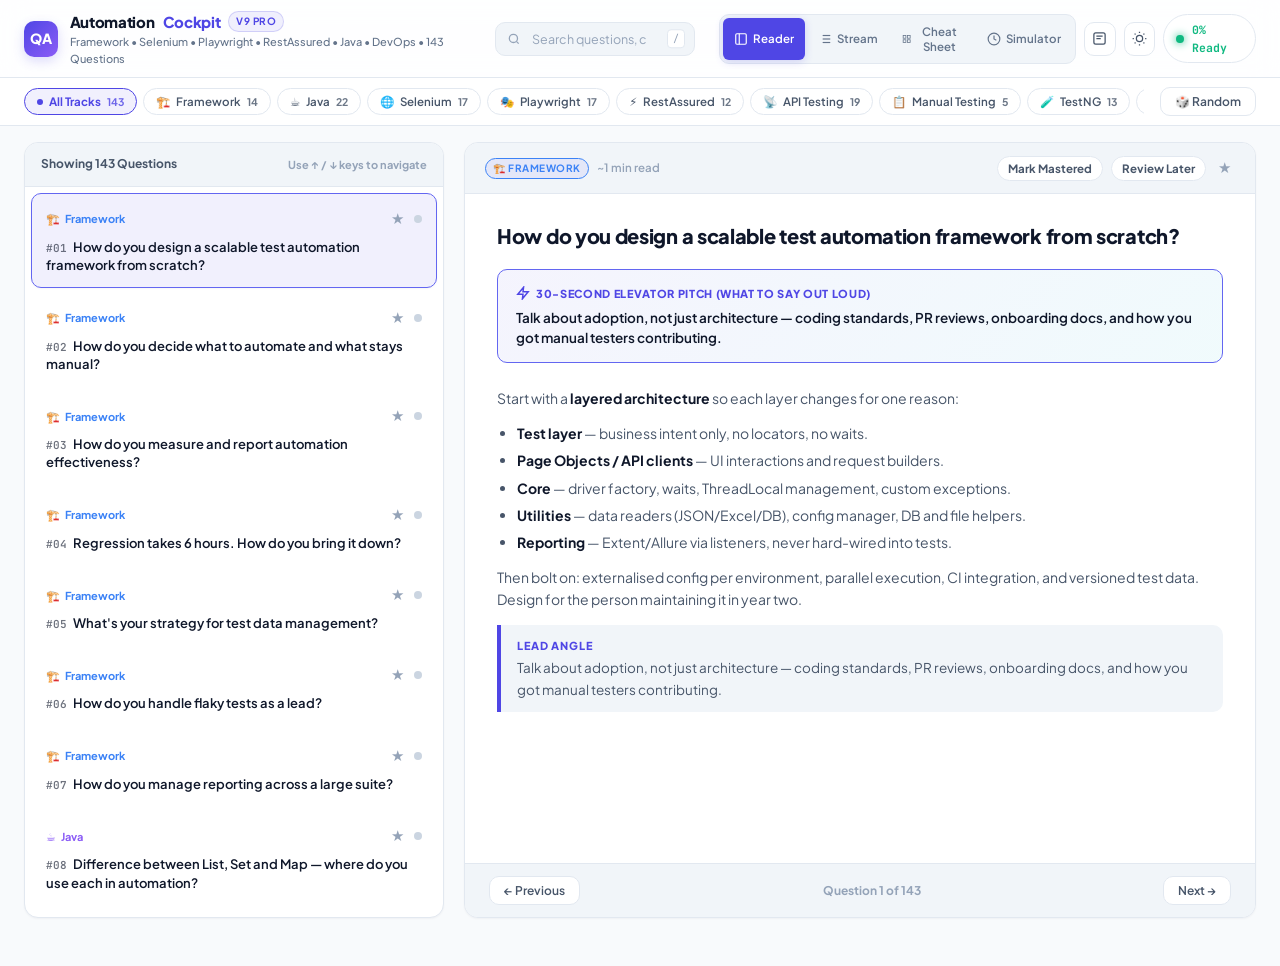
<file: index.html>
<!DOCTYPE html>
<html lang="en" data-theme="dark">
<head>
  <meta charset="utf-8">
  <meta name="viewport" content="width=device-width, initial-scale=1">
  <title>Automation Lead — Cockpit & Interview Bank v9</title>
  <link rel="preconnect" href="https://fonts.googleapis.com">
  <link rel="preconnect" href="https://fonts.gstatic.com" crossorigin>
  <link href="https://fonts.googleapis.com/css2?family=Plus+Jakarta+Sans:ital,wght@0,400;0,500;0,600;0,700;0,800;1,400&family=JetBrains+Mono:wght@400;500;600;700&display=swap" rel="stylesheet">
  <link rel="stylesheet" href="styles.css">
</head>
<body>

  <!-- ================= TOPBAR ================= -->
  <header class="topbar">
    <div class="topbar-inner">
      <div class="brand">
        <div class="brand-icon">QA</div>
        <div class="brand-text">
          <h1>Automation <span>Cockpit</span> <span class="badge-version">v9 Pro</span></h1>
          <p>Framework • Selenium • Playwright • RestAssured • Java • DevOps • 143 Questions</p>
        </div>
      </div>

      <!-- TOPBAR SEARCH -->
      <div class="search-wrapper">
        <svg class="search-icon" width="14" height="14" viewBox="0 0 24 24" fill="none" stroke="currentColor" stroke-width="2.2"><circle cx="11" cy="11" r="7"/><path d="M20 20l-3.5-3.5"/></svg>
        <input class="search-input" id="search-input" type="search" placeholder="Search questions, code, SQL... (Press /)" autocomplete="off">
        <span class="search-kbd">/</span>
        <button class="search-clear-btn" id="search-clear">×</button>
      </div>

      <!-- TOPBAR ACTIONS & VIEW SWITCHER -->
      <div class="topbar-actions">
        <!-- View Mode Switcher -->
        <div class="view-switcher" role="tablist" aria-label="View Modes">
          <button class="view-btn active" id="btn-mode-split" data-mode="split" title="Split Master-Detail Reader">
            <svg width="14" height="14" viewBox="0 0 24 24" fill="none" stroke="currentColor" stroke-width="2"><rect x="3" y="3" width="18" height="18" rx="2"/><line x1="9" y1="3" x2="9" y2="21"/></svg>
            <span>Reader</span>
          </button>
          <button class="view-btn" id="btn-mode-stream" data-mode="stream" title="Accordion Card Stream">
            <svg width="14" height="14" viewBox="0 0 24 24" fill="none" stroke="currentColor" stroke-width="2"><line x1="8" y1="6" x2="21" y2="6"/><line x1="8" y1="12" x2="21" y2="12"/><line x1="8" y1="18" x2="21" y2="18"/><line x1="3" y1="6" x2="3.01" y2="6"/><line x1="3" y1="12" x2="3.01" y2="12"/><line x1="3" y1="18" x2="3.01" y2="18"/></svg>
            <span>Stream</span>
          </button>
          <button class="view-btn" id="btn-mode-sheet" data-mode="sheet" title="Quick Recall Cheat Sheet">
            <svg width="14" height="14" viewBox="0 0 24 24" fill="none" stroke="currentColor" stroke-width="2"><rect x="3" y="3" width="7" height="7"/><rect x="14" y="3" width="7" height="7"/><rect x="14" y="14" width="7" height="7"/><rect x="3" y="14" width="7" height="7"/></svg>
            <span>Cheat Sheet</span>
          </button>
          <button class="view-btn" id="btn-mode-mock" data-mode="mock" title="Mock Interview Simulator">
            <svg width="14" height="14" viewBox="0 0 24 24" fill="none" stroke="currentColor" stroke-width="2"><circle cx="12" cy="12" r="10"/><polyline points="12 6 12 12 16 14"/></svg>
            <span>Simulator</span>
          </button>
        </div>

        <!-- Flashcards modal button -->
        <button class="btn-top-icon" id="btn-flashcard" title="Practice Active Recall Flashcards">
          <svg width="15" height="15" viewBox="0 0 24 24" fill="none" stroke="currentColor" stroke-width="2"><rect x="3" y="3" width="18" height="18" rx="3"/><path d="M7 8h10M7 12h7"/></svg>
        </button>

        <!-- Theme Toggle -->
        <button class="btn-top-icon" id="btn-theme" title="Toggle Light / Dark Mode">
          <svg width="15" height="15" viewBox="0 0 24 24" fill="none" stroke="currentColor" stroke-width="2" class="icon-theme"><circle cx="12" cy="12" r="5"/><path d="M12 1v2M12 21v2M4.22 4.22l1.42 1.42M18.36 18.36l1.42 1.42M1 12h2M21 12h2M4.22 19.78l1.42-1.42M18.36 5.64l1.42-1.42"/></svg>
        </button>

        <!-- Readiness Score -->
        <div class="readiness-pill" title="Overall Interview Readiness">
          <span class="readiness-dot"></span>
          <span class="readiness-score" id="readiness-pct">0%</span>
        </div>
      </div>
    </div>
  </header>

  <!-- ================= SUBBAR (PURELY FOR FILTERS) ================= -->
  <div class="subbar">
    <div class="subbar-inner">
      <!-- CATEGORY CHIPS BAR -->
      <div class="category-chips-bar" id="category-chips">
        <!-- Rendered dynamically -->
      </div>

      <!-- Actions (Random / Bulk) -->
      <div class="subbar-actions">
        <button class="btn-nav-step" id="btn-random-pick" title="Jump to Random Question">
          <span>🎲 Random</span>
        </button>
        <button class="btn-nav-step" id="btn-expand-all" style="display:none;" title="Expand all cards">
          <span>Expand All</span>
        </button>
      </div>
    </div>
  </div>

  <!-- ================= MAIN CONTENT ================= -->
  <main class="main-wrap">

    <!-- VIEW 1: SPLIT MASTER-DETAIL READER -->
    <div class="split-reader" id="view-split">
      <!-- Left Master List -->
      <aside class="reader-master">
        <div class="master-header">
          <span id="master-count">Showing 14 Questions</span>
          <span style="font-size:11px; color:var(--text-faint);">Use ↑ / ↓ keys to navigate</span>
        </div>
        <div class="master-list" id="master-list">
          <!-- Dynamic Items -->
        </div>
      </aside>

      <!-- Right Detail Stage -->
      <section class="reader-detail" id="reader-detail">
        <div class="detail-toolbar">
          <div class="detail-toolbar-left" id="detail-meta">
            <!-- Badge, Read Time -->
          </div>
          <div class="detail-toolbar-right" id="detail-actions">
            <!-- Star, Mastery Toggle -->
          </div>
        </div>

        <div class="detail-scroll" id="detail-content">
          <!-- Active Question Title, 30s Pitch, Answer Content -->
        </div>

        <div class="detail-footer-nav">
          <button class="btn-nav-step" id="detail-prev">← Previous</button>
          <span style="font-size:12px; font-weight:700; color:var(--text-faint);" id="detail-index">Question 1 of 14</span>
          <button class="btn-nav-step" id="detail-next">Next →</button>
        </div>
      </section>
    </div>

    <!-- VIEW 2: ACCORDION STREAM -->
    <div class="stream-container" id="view-stream" style="display:none;">
      <!-- Dynamic Accordion Cards -->
    </div>

    <!-- VIEW 3: CHEAT SHEET -->
    <div class="cheatsheet-grid" id="view-sheet" style="display:none;">
      <!-- Dynamic Cheat Sheet Cards -->
    </div>

    <!-- VIEW 4: MOCK INTERVIEW SIMULATOR -->
    <div class="simulator-container" id="view-mock" style="display:none;">
      <span class="simulator-round-badge" id="sim-badge">🎯 Practice Question</span>

      <!-- Radial Timer Widget -->
      <div class="timer-radial-wrap">
        <svg class="timer-radial-svg" viewBox="0 0 140 140">
          <circle class="timer-radial-bg" cx="70" cy="70" r="64" />
          <circle class="timer-radial-fill" id="sim-timer-fill" cx="70" cy="70" r="64" />
        </svg>
        <div class="timer-radial-text" id="sim-timer-display">02:00</div>
      </div>

      <div class="sim-q-box" id="sim-q-text">
        Loading question...
      </div>
      <p style="font-size:12px; color:var(--text-muted); max-width:520px;">
        Speak your answer out loud clearly to practice your delivery and conciseness. Use the notes scratchpad below if helpful.
      </p>

      <div class="sim-actions">
        <button class="btn-sim-primary" id="sim-btn-timer">Start 2-Min Timer</button>
        <button class="btn-sim-secondary" id="sim-btn-reveal">Reveal Answer Key</button>
        <button class="btn-sim-secondary" id="sim-btn-next">Next Random 🎲</button>
      </div>

      <textarea class="sim-scratchpad" id="sim-scratchpad" placeholder="Optional: Type your spoken outline, bullet points or architectural keywords here before speaking..."></textarea>

      <!-- Self Rating Actions -->
      <div style="display:flex; align-items:center; gap:10px; margin-top:8px;">
        <span style="font-size:12px; font-weight:700; color:var(--text-muted);">Self-Evaluation:</span>
        <button class="mastery-toggle-btn state-review" id="sim-rate-review">🟡 Needs Practice</button>
        <button class="mastery-toggle-btn state-mastered" id="sim-rate-mastered">🟢 Nailed It!</button>
      </div>

      <!-- Revealed Answer Key -->
      <div class="sim-revealed-key" id="sim-revealed-key">
        <div style="font-size:11px; font-weight:800; color:var(--primary); text-transform:uppercase; letter-spacing:0.06em; margin-bottom:8px;">
          Elevator Pitch & Key Takeaways
        </div>
        <div id="sim-answer-body" class="a"></div>
      </div>
    </div>

  </main>

  <!-- ================= FLASHCARD PRACTICE MODAL ================= -->
  <div class="modal-backdrop" id="flashcard-modal">
    <div class="modal-card">
      <div class="modal-header">
        <span class="badge-version" id="fc-track">Track</span>
        <span style="font-size:12.5px; font-weight:700; color:var(--text-muted);" id="fc-counter">Question 1 of 14</span>
        <button class="btn-nav-step" id="fc-close">Esc Close</button>
      </div>
      <div class="modal-body">
        <div class="fc-q" id="fc-q">Question text goes here</div>
        <button class="btn-sim-primary" id="fc-reveal" style="width:100%; justify-content:center; padding:10px;">
          Reveal Answer (Spacebar)
        </button>
        <div class="fc-answer" id="fc-answer">Answer content</div>
      </div>
      <div class="modal-footer">
        <button class="btn-nav-step" id="fc-prev">← Prev</button>
        <div style="display:flex; gap:8px;">
          <button class="btn-nav-step" id="fc-star">★ Star</button>
          <button class="btn-nav-step" id="fc-mark" style="color:var(--emerald);">✓ Mastered</button>
        </div>
        <button class="btn-nav-step" id="fc-next">Next →</button>
      </div>
    </div>
  </div>

  <!-- LOAD DATA & CONTROLLER -->
  <script src="data.js"></script>
  <script src="app.js"></script>
</body>
</html>
</file>
<file: styles.css>
/* ==========================================================================
   Automation Lead Cockpit v9 — Design System & Styles
   Developer-First, Obsidian/Porcelain Dark & Light System
   ========================================================================== */

:root {
  --font-sans: "Plus Jakarta Sans", system-ui, -apple-system, sans-serif;
  --font-mono: "JetBrains Mono", monospace;

  /* Surfaces - Light Theme */
  --bg-app: #F8FAFC;
  --bg-surface: #FFFFFF;
  --bg-surface-elevated: #FFFFFF;
  --bg-surface-subtle: #F1F5F9;
  --bg-surface-hover: #E2E8F0;
  --bg-glass: rgba(255, 255, 255, 0.82);

  /* Borders */
  --border: #E2E8F0;
  --border-strong: #CBD5E1;
  --border-focus: #6366F1;

  /* Text */
  --text-primary: #0F172A;
  --text-secondary: #475569;
  --text-muted: #64748B;
  --text-faint: #94A3B8;

  /* Brand Accents */
  --primary: #4F46E5;
  --primary-hover: #4338CA;
  --primary-faint: rgba(79, 70, 229, 0.08);
  --primary-glow: rgba(79, 70, 229, 0.2);

  /* Status Tokens */
  --emerald: #10B981;
  --emerald-faint: rgba(16, 185, 129, 0.1);
  --emerald-border: rgba(16, 185, 129, 0.25);

  --amber: #F59E0B;
  --amber-faint: rgba(245, 158, 11, 0.1);
  --amber-border: rgba(245, 158, 11, 0.25);

  --rose: #EF4444;
  --rose-faint: rgba(239, 68, 68, 0.1);

  --cyan: #06B6D4;
  --purple: #8B5CF6;
  --blue: #2563EB;

  /* Skill Category Colors */
  --c-lead: #3B82F6;        /* Framework: Blue */
  --c-java: #8B5CF6;        /* Java: Purple */
  --c-selenium: #10B981;    /* Selenium: Emerald */
  --c-playwright: #F97316;  /* Playwright: Orange */
  --c-api: #EC4899;         /* RestAssured: Pink */
  --c-apitest: #06B6D4;     /* API Testing: Cyan */
  --c-manual: #EF4444;      /* Manual Testing: Rose/Red */
  --c-testng: #6366F1;      /* TestNG: Indigo */
  --c-cucumber: #84CC16;    /* Cucumber / BDD: Lime */
  --c-maven: #D97706;       /* Maven: Amber */
  --c-devops: #0D9488;      /* DevOps: Teal */
  --c-sql: #0284C7;         /* SQL & DB: Sky Blue */

  /* Radii & Shadows */
  --r-sm: 6px;
  --r-md: 10px;
  --r-lg: 14px;
  --r-xl: 20px;
  --r-full: 9999px;

  --shadow-sm: 0 1px 2px rgba(15, 23, 42, 0.04);
  --shadow-md: 0 4px 12px rgba(15, 23, 42, 0.06);
  --shadow-lg: 0 10px 28px rgba(15, 23, 42, 0.08);
  --shadow-glow: 0 0 24px rgba(79, 70, 229, 0.16);

  /* Code Block */
  --code-bg: #0F172A;
  --code-text: #E2E8F0;
  --code-border: #1E293B;
}

[data-theme="dark"] {
  --bg-app: #0B0F17;
  --bg-surface: #111827;
  --bg-surface-elevated: #162032;
  --bg-surface-subtle: #1A2436;
  --bg-surface-hover: #223049;
  --bg-glass: rgba(17, 24, 39, 0.85);

  --border: #1F293D;
  --border-strong: #2E3E5C;
  --border-focus: #818CF8;

  --text-primary: #F8FAFC;
  --text-secondary: #CBD5E1;
  --text-muted: #94A3B8;
  --text-faint: #64748B;

  --primary: #6366F1;
  --primary-hover: #818CF8;
  --primary-faint: rgba(99, 102, 241, 0.12);
  --primary-glow: rgba(99, 102, 241, 0.28);

  --emerald: #34D399;
  --emerald-faint: rgba(52, 211, 153, 0.12);
  --emerald-border: rgba(52, 211, 153, 0.28);

  --amber: #FBBF24;
  --amber-faint: rgba(251, 191, 36, 0.12);
  --amber-border: rgba(251, 191, 36, 0.28);

  --rose: #F87171;
  --rose-faint: rgba(248, 113, 113, 0.12);

  --shadow-sm: 0 1px 2px rgba(0, 0, 0, 0.3);
  --shadow-md: 0 4px 14px rgba(0, 0, 0, 0.45);
  --shadow-lg: 0 12px 32px rgba(0, 0, 0, 0.6);
  --shadow-glow: 0 0 32px rgba(99, 102, 241, 0.22);

  --code-bg: #080D1A;
  --code-text: #E2E8F0;
  --code-border: #19253B;
}

/* Base Reset & Typography */
* {
  box-sizing: border-box;
  margin: 0;
  padding: 0;
}

html {
  -webkit-text-size-adjust: 100%;
  scroll-behavior: smooth;
}

body {
  font-family: var(--font-sans);
  background-color: var(--bg-app);
  color: var(--text-primary);
  line-height: 1.55;
  font-size: 14px;
  min-height: 100vh;
  display: flex;
  flex-direction: column;
  transition: background-color 0.25s ease, color 0.25s ease;
}

/* Custom Scrollbars */
::-webkit-scrollbar {
  width: 7px;
  height: 7px;
}

::-webkit-scrollbar-track {
  background: transparent;
}

::-webkit-scrollbar-thumb {
  background: var(--border-strong);
  border-radius: var(--r-full);
}

::-webkit-scrollbar-thumb:hover {
  background: var(--text-muted);
}

/* ---------- TOPBAR ---------- */
.topbar {
  position: sticky;
  top: 0;
  z-index: 100;
  background: var(--bg-glass);
  backdrop-filter: blur(14px);
  -webkit-backdrop-filter: blur(14px);
  border-bottom: 1px solid var(--border);
  transition: all 0.25s ease;
}

.topbar-inner {
  max-width: 1560px;
  margin: 0 auto;
  padding: 10px 24px;
  display: flex;
  align-items: center;
  justify-content: space-between;
  gap: 16px;
}

.brand {
  display: flex;
  align-items: center;
  gap: 12px;
  text-decoration: none;
}

.brand-icon {
  width: 36px;
  height: 36px;
  border-radius: var(--r-md);
  background: linear-gradient(135deg, var(--primary), #8B5CF6);
  display: flex;
  align-items: center;
  justify-content: center;
  color: #fff;
  font-weight: 800;
  font-size: 14px;
  box-shadow: 0 4px 12px var(--primary-glow);
  letter-spacing: -0.02em;
}

.brand-text h1 {
  font-size: 15px;
  font-weight: 800;
  letter-spacing: -0.02em;
  color: var(--text-primary);
  display: flex;
  align-items: center;
  gap: 8px;
}

.brand-text h1 span {
  color: var(--primary);
}

.brand-text p {
  font-size: 11px;
  color: var(--text-muted);
  font-weight: 500;
}

.badge-version {
  font-size: 10px;
  font-weight: 700;
  text-transform: uppercase;
  letter-spacing: 0.05em;
  padding: 2px 7px;
  border-radius: var(--r-full);
  background: var(--primary-faint);
  color: var(--primary);
  border: 1px solid var(--primary-glow);
}

/* Stage Segmented Control in Topbar */
.stage-tabs {
  display: flex;
  align-items: center;
  background: var(--bg-surface-subtle);
  border: 1px solid var(--border);
  border-radius: var(--r-md);
  padding: 3px;
  gap: 2px;
}

.stage-tab {
  background: none;
  border: none;
  color: var(--text-secondary);
  font-family: inherit;
  font-size: 12px;
  font-weight: 600;
  padding: 6px 14px;
  border-radius: var(--r-sm);
  cursor: pointer;
  display: inline-flex;
  align-items: center;
  gap: 6px;
  transition: all 0.18s ease;
  white-space: nowrap;
}

.stage-tab:hover {
  color: var(--text-primary);
}

.stage-tab.active {
  background: var(--bg-surface);
  color: var(--text-primary);
  box-shadow: var(--shadow-sm);
  font-weight: 700;
}

[data-theme="dark"] .stage-tab.active {
  background: var(--bg-surface-elevated);
}

/* Topbar Actions */
.topbar-actions {
  display: flex;
  align-items: center;
  gap: 8px;
}

.view-switcher {
  display: flex;
  background: var(--bg-surface-subtle);
  border: 1px solid var(--border);
  border-radius: var(--r-md);
  padding: 3px;
  gap: 2px;
}

.view-btn {
  background: none;
  border: none;
  color: var(--text-muted);
  font-family: inherit;
  font-size: 11.5px;
  font-weight: 600;
  padding: 6px 11px;
  border-radius: var(--r-sm);
  cursor: pointer;
  display: inline-flex;
  align-items: center;
  gap: 5px;
  transition: all 0.18s ease;
}

.view-btn:hover {
  color: var(--text-primary);
}

.view-btn.active {
  background: var(--primary);
  color: #fff;
  box-shadow: 0 2px 8px var(--primary-glow);
}

.btn-top-icon {
  width: 34px;
  height: 34px;
  border-radius: var(--r-md);
  background: var(--bg-surface);
  border: 1px solid var(--border);
  color: var(--text-secondary);
  display: grid;
  place-items: center;
  cursor: pointer;
  transition: all 0.2s ease;
}

.btn-top-icon:hover {
  background: var(--bg-surface-hover);
  color: var(--text-primary);
  border-color: var(--border-strong);
}

/* Readiness Meter Pill */
.readiness-pill {
  display: flex;
  align-items: center;
  gap: 8px;
  padding: 6px 12px;
  border-radius: var(--r-full);
  background: var(--bg-surface);
  border: 1px solid var(--border);
  font-size: 11.5px;
  font-weight: 700;
}

.readiness-dot {
  width: 8px;
  height: 8px;
  border-radius: 50%;
  background: var(--emerald);
  box-shadow: 0 0 8px var(--emerald);
  animation: pulse 2.5s infinite ease-in-out;
}

.readiness-score {
  color: var(--emerald);
  font-family: var(--font-mono);
}

/* ---------- TOPBAR SEARCH & ACTIONS ---------- */
.search-wrapper {
  position: relative;
  flex: 1;
  max-width: 380px;
  min-width: 200px;
  margin: 0 8px;
}

/* ---------- SUBBAR (PURELY FOR FILTER CHIPS & ACTIONS) ---------- */
.subbar {
  background: var(--bg-surface);
  border-bottom: 1px solid var(--border);
  padding: 8px 24px;
  transition: all 0.25s ease;
}

.subbar-inner {
  max-width: 1560px;
  margin: 0 auto;
  display: flex;
  align-items: center;
  justify-content: space-between;
  gap: 16px;
}

.search-icon {
  position: absolute;
  left: 12px;
  top: 50%;
  transform: translateY(-50%);
  color: var(--text-faint);
  pointer-events: none;
}

.search-input {
  width: 100%;
  background: var(--bg-surface-subtle);
  border: 1px solid var(--border);
  border-radius: var(--r-md);
  padding: 8px 34px 8px 36px;
  font-family: inherit;
  font-size: 12.5px;
  color: var(--text-primary);
  outline: none;
  transition: all 0.2s ease;
}

.search-input:focus {
  background: var(--bg-surface);
  border-color: var(--border-focus);
  box-shadow: 0 0 0 3px var(--primary-glow);
}

.search-input::placeholder {
  color: var(--text-faint);
}

.search-kbd {
  position: absolute;
  right: 10px;
  top: 50%;
  transform: translateY(-50%);
  font-family: var(--font-mono);
  font-size: 10px;
  color: var(--text-faint);
  background: var(--bg-surface);
  border: 1px solid var(--border);
  padding: 1px 5px;
  border-radius: 4px;
  pointer-events: none;
}

.search-clear-btn {
  position: absolute;
  right: 8px;
  top: 50%;
  transform: translateY(-50%);
  background: none;
  border: none;
  color: var(--text-faint);
  cursor: pointer;
  font-size: 14px;
  display: none;
  padding: 2px 6px;
}

/* Status Filter Tabs */
.status-filters {
  display: flex;
  align-items: center;
  gap: 4px;
}

.filter-btn {
  background: none;
  border: 1px solid transparent;
  color: var(--text-muted);
  font-family: inherit;
  font-size: 12px;
  font-weight: 600;
  padding: 5px 12px;
  border-radius: var(--r-full);
  cursor: pointer;
  display: inline-flex;
  align-items: center;
  gap: 5px;
  transition: all 0.15s ease;
}

.filter-btn:hover {
  background: var(--bg-surface-subtle);
  color: var(--text-primary);
}

.filter-btn.active {
  background: var(--bg-surface-subtle);
  color: var(--text-primary);
  border-color: var(--border-strong);
  font-weight: 700;
}

.filter-btn[data-status="mastered"].active {
  background: var(--emerald-faint);
  color: var(--emerald);
  border-color: var(--emerald-border);
}

.filter-btn[data-status="review"].active {
  background: var(--amber-faint);
  color: var(--amber);
  border-color: var(--amber-border);
}

.filter-btn[data-status="starred"].active {
  background: var(--primary-faint);
  color: var(--primary);
  border-color: var(--primary-glow);
}

/* Category Filter Chips Bar (Inlined in Subbar) */
.category-chips-bar {
  flex: 1;
  min-width: 0;
  margin: 0;
  padding: 2px 0;
  display: flex;
  align-items: center;
  gap: 6px;
  overflow-x: auto;
  white-space: nowrap;
  scrollbar-width: none;
  -ms-overflow-style: none;
}

.category-chips-bar::-webkit-scrollbar {
  display: none;
}

.subbar-actions {
  flex: 0 0 auto;
  display: flex;
  align-items: center;
  gap: 8px;
}

.category-chip {
  background: var(--bg-surface);
  border: 1px solid var(--border);
  color: var(--text-secondary);
  font-family: inherit;
  font-size: 11.5px;
  font-weight: 600;
  padding: 5px 12px;
  border-radius: var(--r-full);
  cursor: pointer;
  display: inline-flex;
  align-items: center;
  gap: 6px;
  transition: all 0.15s ease;
  flex: none;
}

.category-chip:hover {
  background: var(--bg-surface-hover);
  color: var(--text-primary);
  border-color: var(--border-strong);
}

.category-chip.active {
  background: var(--primary-faint);
  color: var(--primary);
  border-color: var(--primary);
  font-weight: 700;
}

.category-chip span.dot {
  width: 6px;
  height: 6px;
  border-radius: 50%;
  background: var(--c-dot, var(--primary));
}

/* ---------- MAIN WORKSPACE WRAPPER ---------- */
.main-wrap {
  max-width: 1560px;
  width: 100%;
  margin: 0 auto;
  padding: 16px 24px 48px;
  flex: 1;
}

/* ==========================================================================
   VIEW 1: SPLIT READER (MASTER-DETAIL)
   ========================================================================== */
.split-reader {
  display: grid;
  grid-template-columns: 420px 1fr;
  gap: 20px;
  height: calc(100vh - 124px);
  min-height: 600px;
}

.reader-master {
  background: var(--bg-surface);
  border: 1px solid var(--border);
  border-radius: var(--r-lg);
  display: flex;
  flex-direction: column;
  overflow: hidden;
  box-shadow: var(--shadow-sm);
}

.master-header {
  padding: 12px 16px;
  border-bottom: 1px solid var(--border);
  display: flex;
  align-items: center;
  justify-content: space-between;
  background: var(--bg-surface-subtle);
  font-size: 12px;
  font-weight: 700;
  color: var(--text-secondary);
}

.master-list {
  flex: 1;
  overflow-y: auto;
  padding: 6px;
  display: flex;
  flex-direction: column;
  gap: 4px;
}

.master-item {
  padding: 12px 14px;
  border-radius: var(--r-md);
  border: 1px solid transparent;
  cursor: pointer;
  transition: all 0.15s ease;
  display: flex;
  flex-direction: column;
  gap: 6px;
  position: relative;
}

.master-item:hover {
  background: var(--bg-surface-hover);
  border-color: var(--border);
}

.master-item.selected {
  background: var(--primary-faint);
  border-color: var(--border-focus);
  box-shadow: var(--shadow-sm);
}

.master-item-meta {
  display: flex;
  align-items: center;
  justify-content: space-between;
  gap: 8px;
  font-size: 11px;
}

.master-cat-tag {
  display: inline-flex;
  align-items: center;
  gap: 5px;
  font-weight: 700;
  color: var(--c-tag, var(--text-muted));
}

.master-q-title {
  font-size: 13px;
  font-weight: 600;
  color: var(--text-primary);
  line-height: 1.4;
  display: -webkit-box;
  -webkit-line-clamp: 2;
  -webkit-box-orient: vertical;
  overflow: hidden;
}

.master-status-indicator {
  width: 8px;
  height: 8px;
  border-radius: 50%;
  flex: none;
}

.status-mastered {
  background: var(--emerald);
  box-shadow: 0 0 6px var(--emerald);
}

.status-review {
  background: var(--amber);
  box-shadow: 0 0 6px var(--amber);
}

.status-unseen {
  background: var(--border-strong);
}

/* Right Detail Stage */
.reader-detail {
  background: var(--bg-surface);
  border: 1px solid var(--border);
  border-radius: var(--r-lg);
  display: flex;
  flex-direction: column;
  overflow: hidden;
  box-shadow: var(--shadow-sm);
}

.detail-toolbar {
  padding: 12px 20px;
  border-bottom: 1px solid var(--border);
  background: var(--bg-surface-subtle);
  display: flex;
  align-items: center;
  justify-content: space-between;
  gap: 12px;
}

.detail-toolbar-left {
  display: flex;
  align-items: center;
  gap: 8px;
}

.detail-toolbar-right {
  display: flex;
  align-items: center;
  gap: 8px;
}

.detail-scroll {
  flex: 1;
  overflow-y: auto;
  padding: 28px 32px 48px;
}

.detail-q-title {
  font-size: 20px;
  font-weight: 800;
  line-height: 1.35;
  color: var(--text-primary);
  margin-bottom: 20px;
  letter-spacing: -0.015em;
}

/* The 30-Second Elevator Pitch Box */
.elevator-pitch-box {
  background: linear-gradient(135deg, rgba(79, 70, 229, 0.06), rgba(6, 182, 212, 0.06));
  border: 1px solid var(--border-focus);
  border-radius: var(--r-md);
  padding: 14px 18px;
  margin-bottom: 24px;
  position: relative;
}

.elevator-pitch-badge {
  display: inline-flex;
  align-items: center;
  gap: 6px;
  font-size: 11px;
  font-weight: 800;
  text-transform: uppercase;
  letter-spacing: 0.06em;
  color: var(--primary);
  margin-bottom: 6px;
}

.elevator-pitch-text {
  font-size: 13.5px;
  font-weight: 600;
  color: var(--text-primary);
  line-height: 1.5;
}

/* Detail Navigation Footer */
.detail-footer-nav {
  padding: 12px 24px;
  border-top: 1px solid var(--border);
  background: var(--bg-surface-subtle);
  display: flex;
  align-items: center;
  justify-content: space-between;
}

.btn-nav-step {
  background: var(--bg-surface);
  border: 1px solid var(--border);
  color: var(--text-secondary);
  font-family: inherit;
  font-size: 12px;
  font-weight: 600;
  padding: 6px 14px;
  border-radius: var(--r-md);
  cursor: pointer;
  display: inline-flex;
  align-items: center;
  gap: 6px;
  transition: all 0.15s ease;
}

.btn-nav-step:hover {
  background: var(--bg-surface-hover);
  color: var(--text-primary);
  border-color: var(--border-strong);
}

/* ==========================================================================
   VIEW 2: ACCORDION STREAM
   ========================================================================== */
.stream-container {
  display: flex;
  flex-direction: column;
  gap: 12px;
}

.card {
  background: var(--bg-surface);
  border: 1px solid var(--border);
  border-radius: var(--r-lg);
  overflow: hidden;
  box-shadow: var(--shadow-sm);
  transition: all 0.2s cubic-bezier(0.4, 0, 0.2, 1);
  border-left: 4px solid var(--cc, var(--primary));
}

.card:hover {
  border-color: var(--border-strong);
  border-left-color: var(--cc, var(--primary));
  box-shadow: var(--shadow-md);
}

.card-header-row {
  display: flex;
  align-items: flex-start;
  justify-content: space-between;
  gap: 14px;
  padding: 16px 20px;
  cursor: pointer;
  user-select: none;
}

.card-header-left {
  display: flex;
  align-items: flex-start;
  gap: 12px;
  flex: 1;
}

.card-qnum {
  font-family: var(--font-mono);
  font-size: 11px;
  font-weight: 700;
  color: var(--cc, var(--primary));
  background: var(--bg-surface-subtle);
  padding: 3px 7px;
  border-radius: var(--r-sm);
  border: 1px solid var(--border);
  flex: none;
  margin-top: 2px;
}

.card-qtext {
  font-size: 15px;
  font-weight: 700;
  line-height: 1.4;
  color: var(--text-primary);
}

.card-header-actions {
  display: flex;
  align-items: center;
  gap: 8px;
  flex: none;
}

.card-body-accordion {
  display: grid;
  grid-template-rows: 0fr;
  transition: grid-template-rows 0.25s cubic-bezier(0.4, 0, 0.2, 1);
}

.card.open .card-body-accordion {
  grid-template-rows: 1fr;
}

.card-body-inner {
  overflow: hidden;
}

.card-content-area {
  padding: 4px 24px 24px 44px;
  border-top: 1px dashed var(--border);
}

/* ==========================================================================
   VIEW 3: SPEED-RUN CHEAT SHEET
   ========================================================================== */
.cheatsheet-grid {
  display: grid;
  grid-template-columns: repeat(auto-fill, minmax(340px, 1fr));
  gap: 16px;
}

.cheat-card {
  background: var(--bg-surface);
  border: 1px solid var(--border);
  border-radius: var(--r-lg);
  padding: 18px 20px;
  display: flex;
  flex-direction: column;
  justify-content: space-between;
  gap: 14px;
  transition: all 0.2s ease;
  box-shadow: var(--shadow-sm);
  border-top: 3px solid var(--cc, var(--primary));
}

.cheat-card:hover {
  transform: translateY(-2px);
  box-shadow: var(--shadow-md);
  border-color: var(--border-strong);
  border-top-color: var(--cc, var(--primary));
}

.cheat-q {
  font-size: 14px;
  font-weight: 700;
  color: var(--text-primary);
  line-height: 1.4;
  margin-bottom: 8px;
}

.cheat-takeaway {
  background: var(--bg-surface-subtle);
  border-radius: var(--r-md);
  padding: 10px 14px;
  font-size: 12.5px;
  line-height: 1.5;
  color: var(--text-secondary);
  border: 1px solid var(--border);
}

/* ==========================================================================
   VIEW 4: MOCK INTERVIEW SIMULATOR
   ========================================================================== */
.simulator-container {
  max-width: 820px;
  margin: 20px auto 60px;
  background: var(--bg-surface);
  border: 1px solid var(--border);
  border-radius: var(--r-xl);
  padding: 40px;
  text-align: center;
  box-shadow: var(--shadow-lg);
  display: flex;
  flex-direction: column;
  align-items: center;
  gap: 20px;
  position: relative;
}

.simulator-round-badge {
  font-size: 11px;
  font-weight: 800;
  text-transform: uppercase;
  letter-spacing: 0.08em;
  padding: 5px 14px;
  border-radius: var(--r-full);
  background: var(--primary-faint);
  color: var(--primary);
  border: 1px solid var(--primary-glow);
}

.timer-radial-wrap {
  position: relative;
  width: 140px;
  height: 140px;
  margin: 10px 0;
}

.timer-radial-svg {
  width: 100%;
  height: 100%;
  transform: rotate(-90deg);
}

.timer-radial-bg {
  stroke: var(--bg-surface-subtle);
  stroke-width: 8;
  fill: none;
}

.timer-radial-fill {
  stroke: var(--primary);
  stroke-width: 8;
  fill: none;
  stroke-linecap: round;
  stroke-dasharray: 402;
  stroke-dashoffset: 0;
  transition: stroke-dashoffset 1s linear, stroke 0.3s ease;
}

.timer-radial-text {
  position: absolute;
  top: 50%;
  left: 50%;
  transform: translate(-50%, -50%);
  font-family: var(--font-mono);
  font-size: 28px;
  font-weight: 800;
  color: var(--text-primary);
}

.sim-q-box {
  font-size: 20px;
  font-weight: 800;
  line-height: 1.4;
  color: var(--text-primary);
  max-width: 680px;
}

.sim-actions {
  display: flex;
  align-items: center;
  gap: 12px;
  flex-wrap: wrap;
  justify-content: center;
}

.btn-sim-primary {
  background: var(--primary);
  color: #fff;
  border: none;
  padding: 10px 22px;
  border-radius: var(--r-md);
  font-family: inherit;
  font-size: 13px;
  font-weight: 700;
  cursor: pointer;
  box-shadow: 0 4px 14px var(--primary-glow);
  transition: all 0.18s ease;
}

.btn-sim-primary:hover {
  background: var(--primary-hover);
  transform: translateY(-1px);
}

.btn-sim-secondary {
  background: var(--bg-surface-subtle);
  border: 1px solid var(--border);
  color: var(--text-primary);
  padding: 10px 18px;
  border-radius: var(--r-md);
  font-family: inherit;
  font-size: 13px;
  font-weight: 600;
  cursor: pointer;
  transition: all 0.18s ease;
}

.btn-sim-secondary:hover {
  background: var(--bg-surface-hover);
  border-color: var(--border-strong);
}

.sim-scratchpad {
  width: 100%;
  max-width: 680px;
  height: 90px;
  background: var(--bg-surface-subtle);
  border: 1px solid var(--border);
  border-radius: var(--r-md);
  padding: 12px 14px;
  font-family: inherit;
  font-size: 13px;
  color: var(--text-primary);
  resize: vertical;
  outline: none;
  transition: all 0.2s ease;
}

.sim-scratchpad:focus {
  border-color: var(--border-focus);
  background: var(--bg-surface);
}

.sim-revealed-key {
  width: 100%;
  max-width: 680px;
  text-align: left;
  background: var(--bg-surface-subtle);
  border: 1px solid var(--border);
  border-radius: var(--r-lg);
  padding: 20px;
  display: none;
}

.sim-revealed-key.show {
  display: block;
  animation: fadeIn 0.25s ease;
}

/* ==========================================================================
   FORMATTING: TABLES, CODE CONTAINERS & TIPS
   ========================================================================== */
.a {
  color: var(--text-secondary);
  font-size: 14px;
  line-height: 1.6;
}

.a p {
  margin-bottom: 12px;
}

.a ul,
.a ol {
  margin-bottom: 12px;
  padding-left: 20px;
}

.a li {
  margin-bottom: 5px;
}

.a strong {
  color: var(--text-primary);
  font-weight: 700;
}

.a code {
  font-family: var(--font-mono);
  font-size: 12.5px;
  background: var(--bg-surface-subtle);
  border: 1px solid var(--border);
  padding: 2px 6px;
  border-radius: 4px;
  color: var(--primary);
}

/* Code Container with Header & Copy */
.code-container {
  margin: 14px 0 18px;
  border-radius: var(--r-md);
  overflow: hidden;
  border: 1px solid var(--code-border);
  box-shadow: var(--shadow-sm);
  background: var(--code-bg);
}

.code-header {
  background: #080D1A;
  padding: 6px 14px;
  display: flex;
  justify-content: space-between;
  align-items: center;
  border-bottom: 1px solid #19253B;
}

.code-lang {
  font-family: var(--font-mono);
  font-size: 11px;
  font-weight: 700;
  color: #94A3B8;
  letter-spacing: 0.05em;
  text-transform: uppercase;
}

.btn-copy {
  background: #19253B;
  border: 1px solid #283955;
  color: #CBD5E1;
  padding: 3px 10px;
  border-radius: 4px;
  font-size: 11px;
  font-weight: 600;
  cursor: pointer;
  display: inline-flex;
  align-items: center;
  gap: 4px;
  transition: all 0.15s ease;
}

.btn-copy:hover {
  background: #2E4264;
  color: #FFF;
}

.a pre {
  background: var(--code-bg);
  color: var(--code-text);
  padding: 14px 16px;
  overflow-x: auto;
  margin: 0;
}

.a pre code {
  background: none;
  border: none;
  padding: 0;
  color: inherit;
  font-size: 12.5px;
  line-height: 1.55;
}

/* Clean Tables */
.a table {
  border-collapse: separate;
  border-spacing: 0;
  width: 100%;
  margin: 14px 0 18px;
  font-size: 13px;
  border: 1px solid var(--border);
  border-radius: var(--r-md);
  overflow: hidden;
}

.a th,
.a td {
  border-bottom: 1px solid var(--border);
  padding: 10px 14px;
  text-align: left;
  vertical-align: top;
}

.a td+td,
.a th+th {
  border-left: 1px solid var(--border);
}

.a tr:last-child td {
  border-bottom: none;
}

.a th {
  background: var(--bg-surface-subtle);
  font-weight: 700;
  color: var(--text-primary);
  font-size: 12px;
}

/* Callout Tips */
.tip {
  background: var(--bg-surface-subtle);
  border-left: 4px solid var(--cc, var(--primary));
  border-radius: 0 var(--r-md) var(--r-md) 0;
  padding: 12px 16px;
  margin: 14px 0 6px;
  font-size: 13.5px;
  color: var(--text-secondary);
}

.tip b {
  font-size: 11px;
  font-weight: 800;
  letter-spacing: 0.08em;
  text-transform: uppercase;
  color: var(--cc, var(--primary));
  display: block;
  margin-bottom: 3px;
}

/* Search Term Highlight */
mark.search-hl {
  background: rgba(245, 158, 11, 0.35);
  color: inherit;
  padding: 0 2px;
  border-radius: 2px;
}

/* ==========================================================================
   INTERACTIVE BUTTONS (STARS & MASTERY)
   ========================================================================== */
.btn-star-icon {
  background: none;
  border: none;
  font-size: 15px;
  color: var(--text-faint);
  cursor: pointer;
  padding: 4px;
  border-radius: 50%;
  display: grid;
  place-items: center;
  transition: all 0.15s ease;
}

.btn-star-icon:hover {
  color: var(--amber);
  transform: scale(1.15);
}

.btn-star-icon.starred {
  color: var(--amber);
  text-shadow: 0 0 8px rgba(245, 158, 11, 0.5);
}

.mastery-toggle-btn {
  font-family: inherit;
  font-size: 11.5px;
  font-weight: 700;
  padding: 4px 10px;
  border-radius: var(--r-full);
  border: 1px solid var(--border);
  background: var(--bg-surface);
  color: var(--text-secondary);
  cursor: pointer;
  display: inline-flex;
  align-items: center;
  gap: 5px;
  transition: all 0.15s ease;
}

.mastery-toggle-btn:hover {
  background: var(--bg-surface-hover);
}

.mastery-toggle-btn.state-mastered {
  background: var(--emerald-faint);
  color: var(--emerald);
  border-color: var(--emerald-border);
}

.mastery-toggle-btn.state-review {
  background: var(--amber-faint);
  color: var(--amber);
  border-color: var(--amber-border);
}

/* Caret Icon in Accordion */
.caret-icon {
  color: var(--text-faint);
  transition: transform 0.25s cubic-bezier(0.4, 0, 0.2, 1);
}

.card.open .caret-icon {
  transform: rotate(90deg);
  color: var(--primary);
}

/* Flashcard Practice Modal */
.modal-backdrop {
  position: fixed;
  top: 0;
  left: 0;
  right: 0;
  bottom: 0;
  background: rgba(11, 15, 23, 0.85);
  backdrop-filter: blur(12px);
  -webkit-backdrop-filter: blur(12px);
  z-index: 1000;
  display: grid;
  place-items: center;
  padding: 20px;
  opacity: 0;
  pointer-events: none;
  transition: opacity 0.25s ease;
}

.modal-backdrop.active {
  opacity: 1;
  pointer-events: auto;
}

.modal-card {
  background: var(--bg-surface);
  border: 1px solid var(--border);
  border-radius: var(--r-xl);
  width: 100%;
  max-width: 680px;
  max-height: 85vh;
  display: flex;
  flex-direction: column;
  box-shadow: var(--shadow-lg);
  overflow: hidden;
  transform: translateY(16px) scale(0.98);
  transition: transform 0.25s cubic-bezier(0.4, 0, 0.2, 1);
}

.modal-backdrop.active .modal-card {
  transform: translateY(0) scale(1);
}

.modal-header {
  padding: 14px 20px;
  border-bottom: 1px solid var(--border);
  display: flex;
  justify-content: space-between;
  align-items: center;
  background: var(--bg-surface-subtle);
}

.modal-body {
  padding: 28px;
  overflow-y: auto;
  flex: 1;
}

.modal-footer {
  padding: 14px 20px;
  border-top: 1px solid var(--border);
  display: flex;
  justify-content: space-between;
  align-items: center;
  background: var(--bg-surface-subtle);
}

.fc-q {
  font-size: 18px;
  font-weight: 700;
  margin-bottom: 20px;
  color: var(--text-primary);
  line-height: 1.45;
}

.fc-answer {
  margin-top: 20px;
  padding-top: 18px;
  border-top: 2px dashed var(--border);
  display: none;
}

.fc-answer.show {
  display: block;
  animation: fadeIn 0.25s ease;
}

@keyframes fadeIn {
  from {
    opacity: 0;
    transform: translateY(6px);
  }

  to {
    opacity: 1;
    transform: translateY(0);
  }
}

@keyframes pulse {

  0%,
  100% {
    opacity: 1;
    transform: scale(1);
  }

  50% {
    opacity: 0.6;
    transform: scale(0.85);
  }
}

/* Empty State */
.empty-state {
  text-align: center;
  padding: 48px 24px;
  color: var(--text-muted);
  background: var(--bg-surface);
  border: 2px dashed var(--border);
  border-radius: var(--r-lg);
  font-size: 14px;
}

/* Responsive Breakpoints */
@media (max-width: 1024px) {
  .split-reader {
    grid-template-columns: 1fr;
    height: auto;
  }

  .reader-master {
    height: 380px;
  }

  .stage-tabs {
    display: none;
    /* Hide on compact headers */
  }
}

@media (max-width: 900px) {
  .topbar-inner {
    flex-wrap: wrap;
    gap: 10px;
  }
  .search-wrapper {
    order: 3;
    flex: 1 1 100%;
    max-width: 100%;
    margin: 4px 0 0;
  }
}

@media (max-width: 640px) {
  .topbar-inner {
    padding: 10px 16px;
  }

  .subbar {
    padding: 8px 16px;
  }

  .main-wrap {
    padding: 12px 16px 36px;
  }

  .view-btn span {
    display: none;
  }
}
</file>
